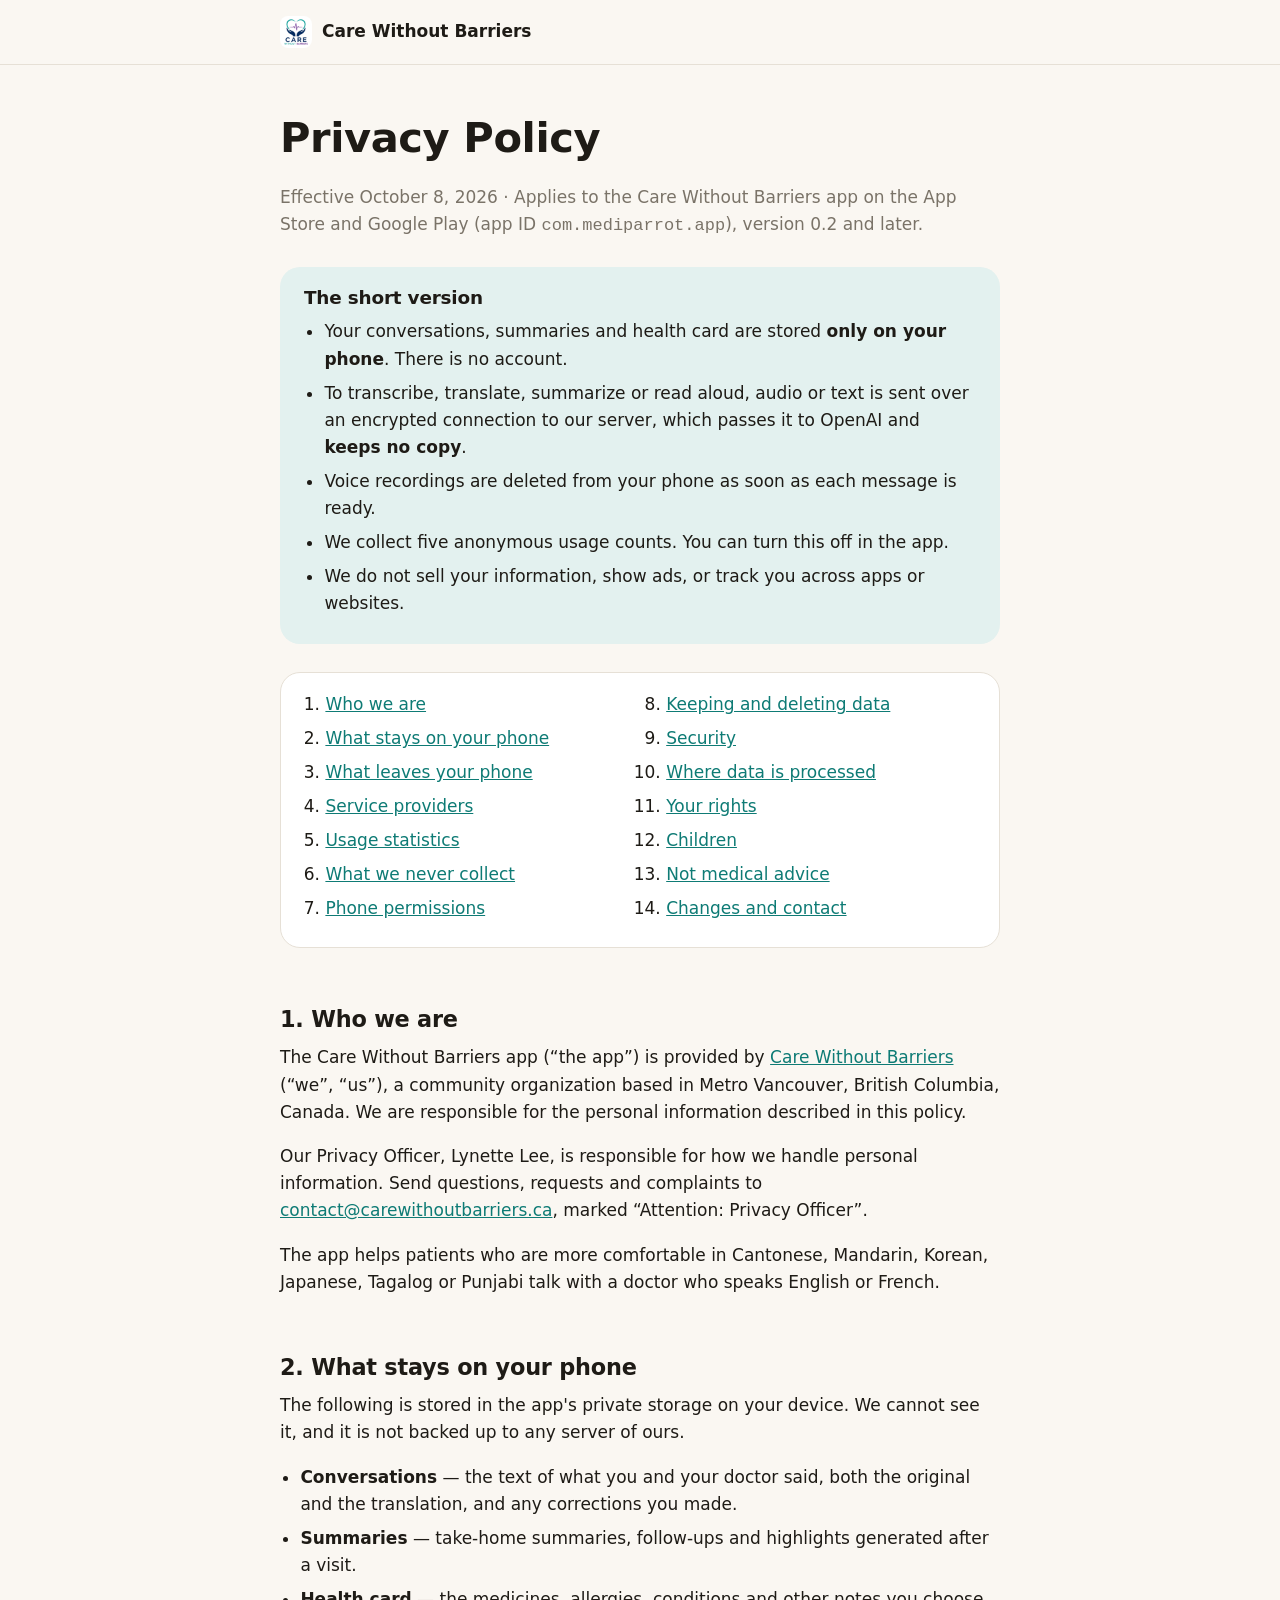
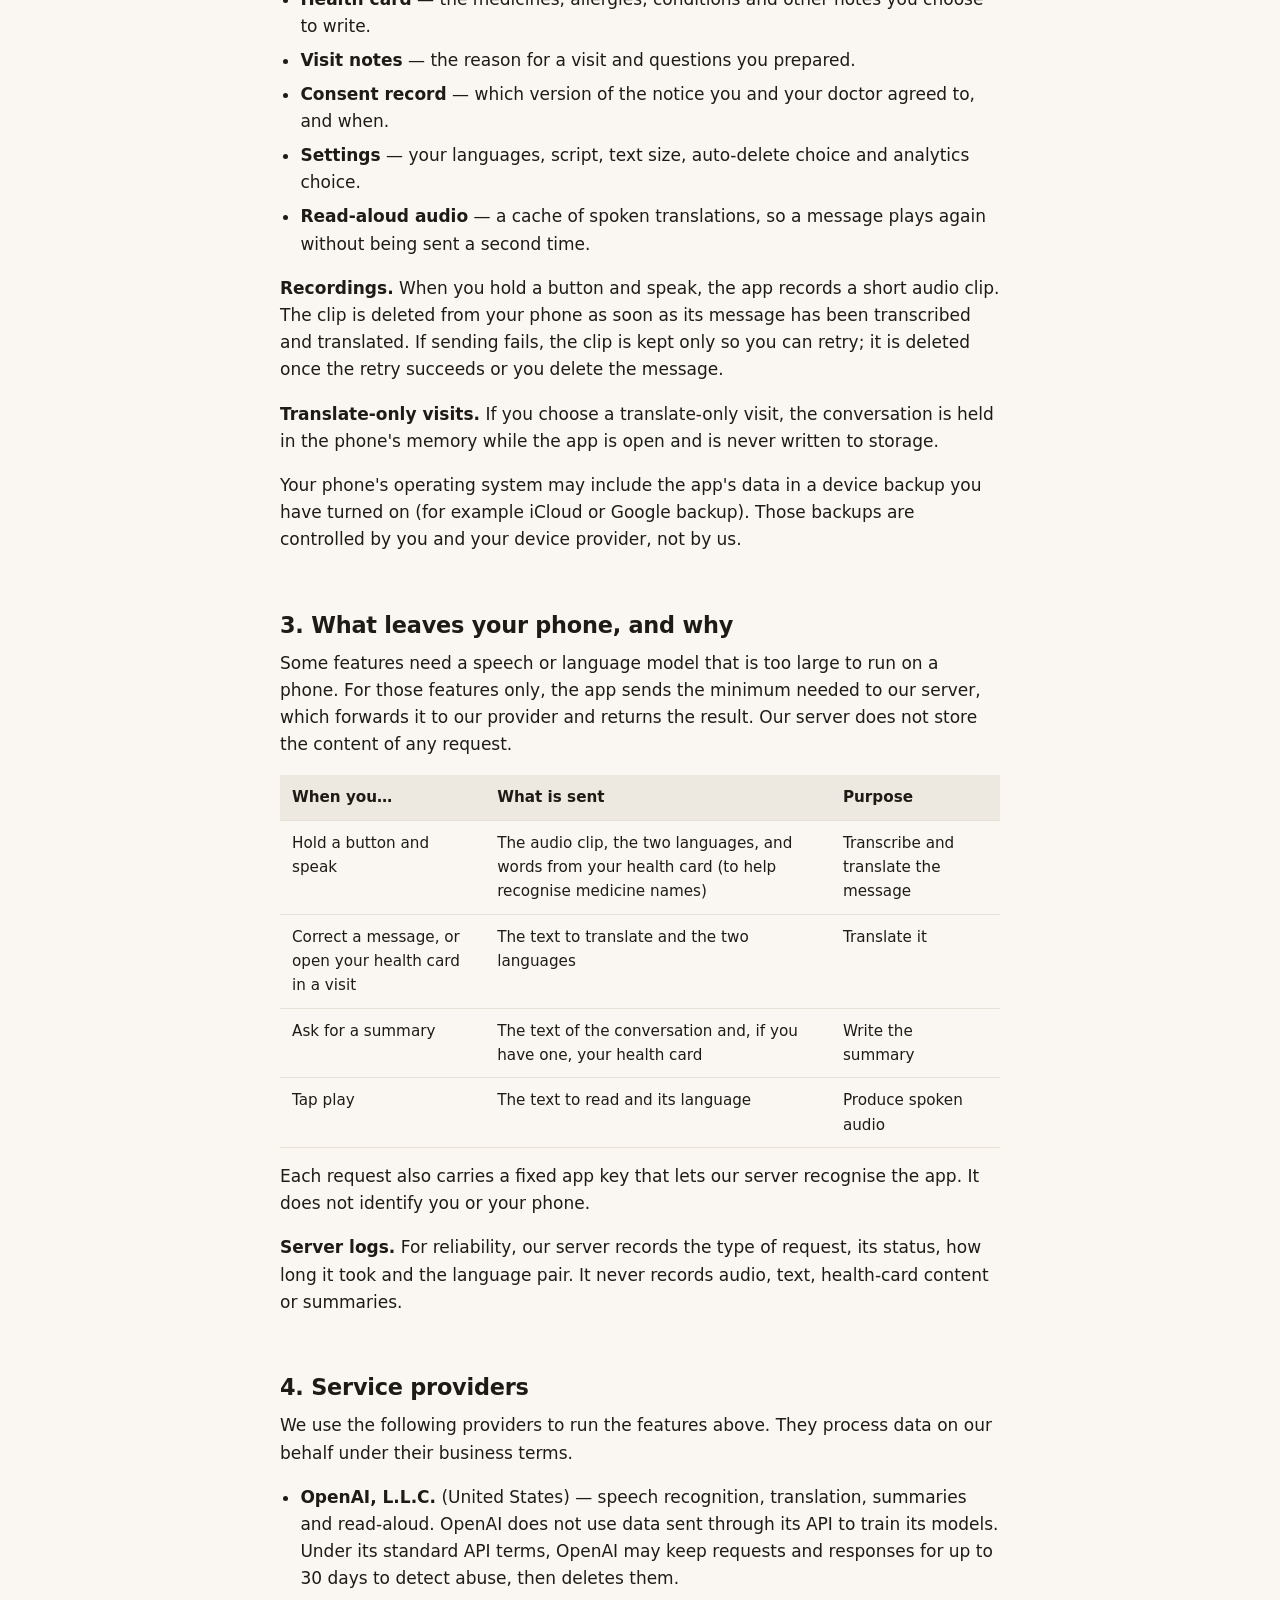
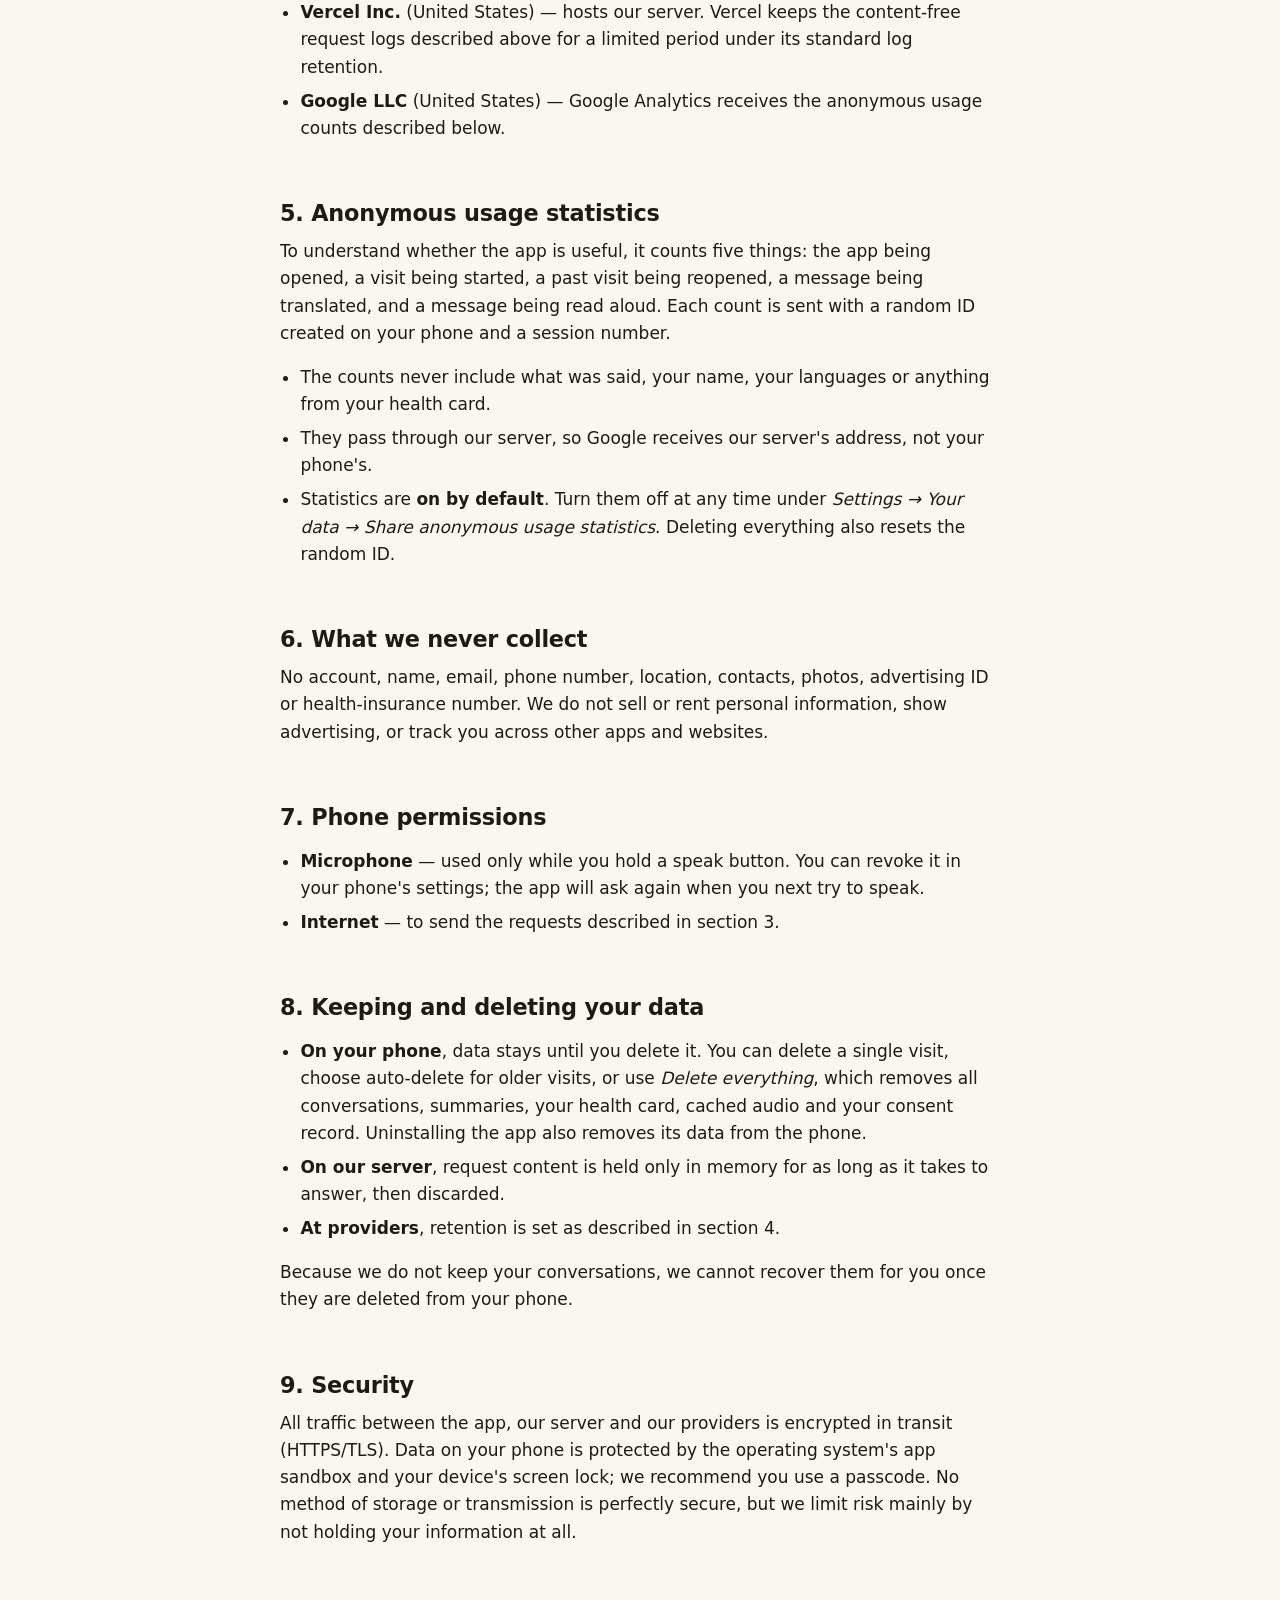
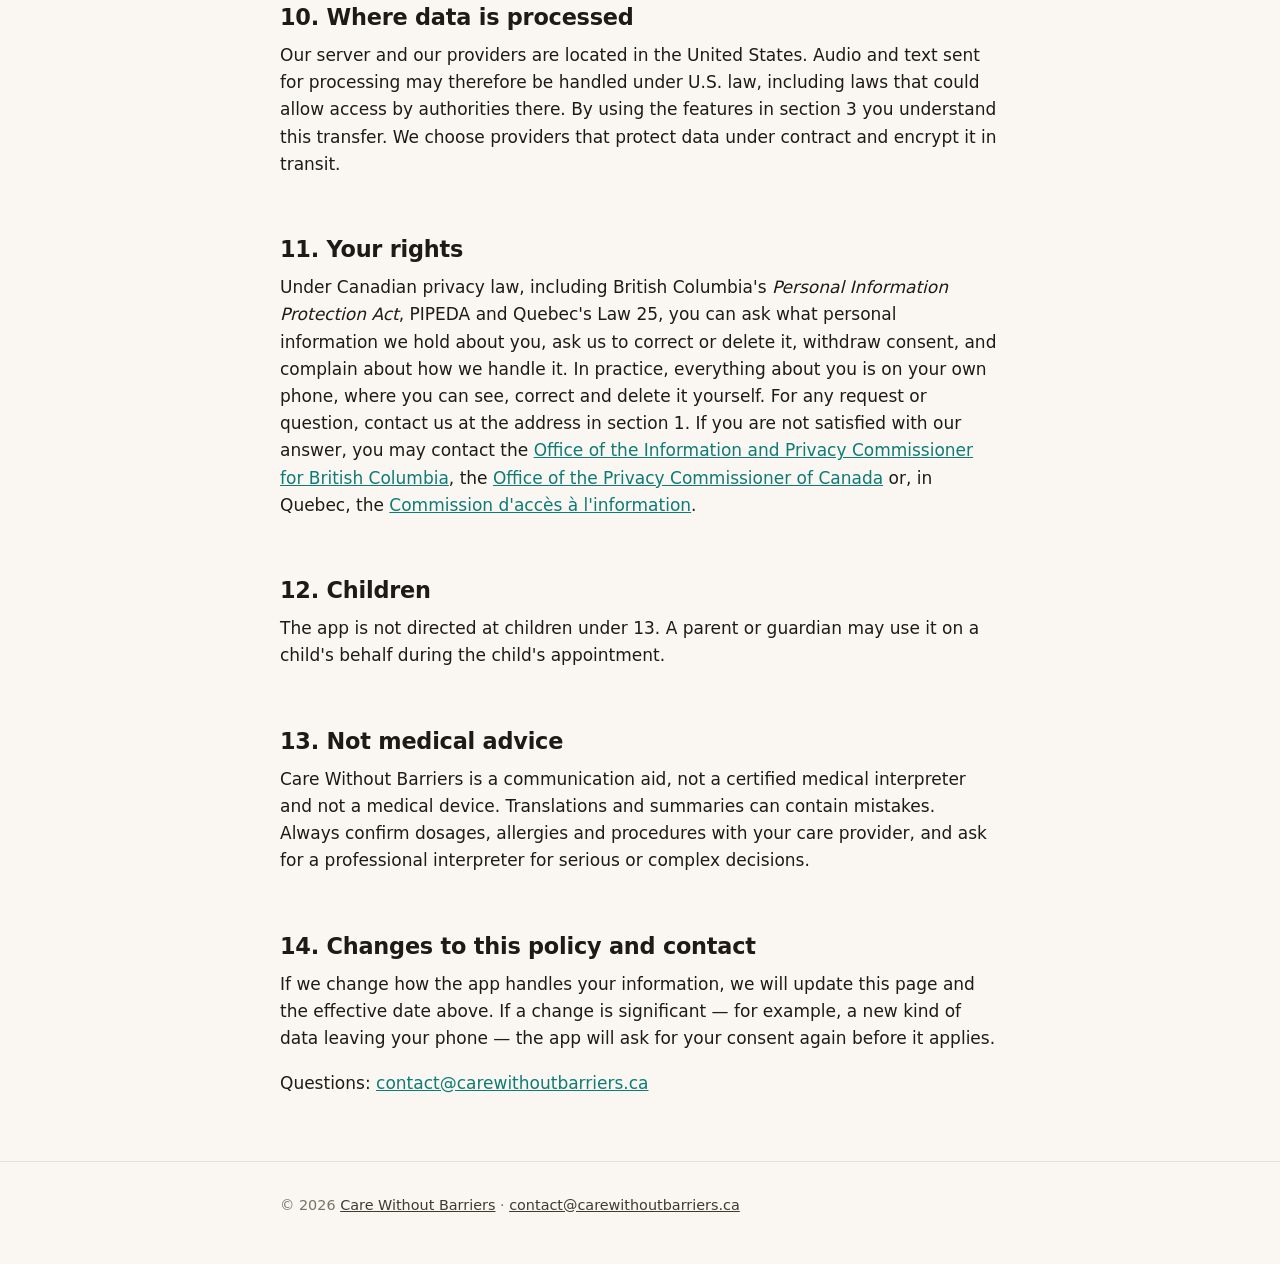
<file: index.html>
<!doctype html>
<html lang="en-CA">
<head>
  <meta charset="utf-8">
  <meta name="viewport" content="width=device-width, initial-scale=1">
  <title>Privacy Policy — Care Without Barriers</title>
  <meta name="description" content="How the Care Without Barriers app handles your conversations, recordings, health card and usage statistics.">
  <meta name="theme-color" content="#0E7B75">
  <link rel="icon" href="assets/icon.png">
  <link rel="stylesheet" href="styles.css">
</head>
<body>
  <a class="skip" href="#main">Skip to content</a>

  <header class="site-header">
    <div class="wrap">
      <a class="brand" href="https://www.carewithoutbarriers.ca/"><img src="assets/icon.png" alt="">Care Without Barriers</a>
    </div>
  </header>

  <main id="main" class="wrap doc">
    <h1>Privacy Policy</h1>
    <p class="meta">Effective October 8, 2026 · Applies to the Care Without Barriers app on the App Store and Google Play (app ID <code>com.mediparrot.app</code>), version 0.2 and later.</p>

    <div class="summary">
      <h2>The short version</h2>
      <ul>
        <li>Your conversations, summaries and health card are stored <strong>only on your phone</strong>. There is no account.</li>
        <li>To transcribe, translate, summarize or read aloud, audio or text is sent over an encrypted connection to our server, which passes it to OpenAI and <strong>keeps no copy</strong>.</li>
        <li>Voice recordings are deleted from your phone as soon as each message is ready.</li>
        <li>We collect five anonymous usage counts. You can turn this off in the app.</li>
        <li>We do not sell your information, show ads, or track you across apps or websites.</li>
      </ul>
    </div>

    <nav class="toc" aria-label="Contents">
      <ol>
        <li><a href="#who">Who we are</a></li>
        <li><a href="#on-device">What stays on your phone</a></li>
        <li><a href="#leaves">What leaves your phone</a></li>
        <li><a href="#providers">Service providers</a></li>
        <li><a href="#analytics">Usage statistics</a></li>
        <li><a href="#not-collected">What we never collect</a></li>
        <li><a href="#permissions">Phone permissions</a></li>
        <li><a href="#retention">Keeping and deleting data</a></li>
        <li><a href="#security">Security</a></li>
        <li><a href="#transfers">Where data is processed</a></li>
        <li><a href="#rights">Your rights</a></li>
        <li><a href="#children">Children</a></li>
        <li><a href="#medical">Not medical advice</a></li>
        <li><a href="#changes">Changes and contact</a></li>
      </ol>
    </nav>

    <h2 id="who">1. Who we are</h2>
    <p>The Care Without Barriers app (“the app”) is provided by <a href="https://www.carewithoutbarriers.ca/">Care Without Barriers</a> (“we”, “us”), a community organization based in Metro Vancouver, British Columbia, Canada. We are responsible for the personal information described in this policy.</p>
    <p>Our Privacy Officer, Lynette Lee, is responsible for how we handle personal information. Send questions, requests and complaints to <a href="mailto:contact@carewithoutbarriers.ca">contact@carewithoutbarriers.ca</a>, marked “Attention: Privacy Officer”.</p>
    <p>The app helps patients who are more comfortable in Cantonese, Mandarin, Korean, Japanese, Tagalog or Punjabi talk with a doctor who speaks English or French.</p>

    <h2 id="on-device">2. What stays on your phone</h2>
    <p>The following is stored in the app's private storage on your device. We cannot see it, and it is not backed up to any server of ours.</p>
    <ul>
      <li><strong>Conversations</strong> — the text of what you and your doctor said, both the original and the translation, and any corrections you made.</li>
      <li><strong>Summaries</strong> — take-home summaries, follow-ups and highlights generated after a visit.</li>
      <li><strong>Health card</strong> — the medicines, allergies, conditions and other notes you choose to write.</li>
      <li><strong>Visit notes</strong> — the reason for a visit and questions you prepared.</li>
      <li><strong>Consent record</strong> — which version of the notice you and your doctor agreed to, and when.</li>
      <li><strong>Settings</strong> — your languages, script, text size, auto-delete choice and analytics choice.</li>
      <li><strong>Read-aloud audio</strong> — a cache of spoken translations, so a message plays again without being sent a second time.</li>
    </ul>
    <p><strong>Recordings.</strong> When you hold a button and speak, the app records a short audio clip. The clip is deleted from your phone as soon as its message has been transcribed and translated. If sending fails, the clip is kept only so you can retry; it is deleted once the retry succeeds or you delete the message.</p>
    <p><strong>Translate-only visits.</strong> If you choose a translate-only visit, the conversation is held in the phone's memory while the app is open and is never written to storage.</p>
    <p>Your phone's operating system may include the app's data in a device backup you have turned on (for example iCloud or Google backup). Those backups are controlled by you and your device provider, not by us.</p>

    <h2 id="leaves">3. What leaves your phone, and why</h2>
    <p>Some features need a speech or language model that is too large to run on a phone. For those features only, the app sends the minimum needed to our server, which forwards it to our provider and returns the result. Our server does not store the content of any request.</p>
    <table>
      <thead><tr><th>When you…</th><th>What is sent</th><th>Purpose</th></tr></thead>
      <tbody>
        <tr><td>Hold a button and speak</td><td>The audio clip, the two languages, and words from your health card (to help recognise medicine names)</td><td>Transcribe and translate the message</td></tr>
        <tr><td>Correct a message, or open your health card in a visit</td><td>The text to translate and the two languages</td><td>Translate it</td></tr>
        <tr><td>Ask for a summary</td><td>The text of the conversation and, if you have one, your health card</td><td>Write the summary</td></tr>
        <tr><td>Tap play</td><td>The text to read and its language</td><td>Produce spoken audio</td></tr>
      </tbody>
    </table>
    <p>Each request also carries a fixed app key that lets our server recognise the app. It does not identify you or your phone.</p>
    <p><strong>Server logs.</strong> For reliability, our server records the type of request, its status, how long it took and the language pair. It never records audio, text, health-card content or summaries.</p>

    <h2 id="providers">4. Service providers</h2>
    <p>We use the following providers to run the features above. They process data on our behalf under their business terms.</p>
    <ul>
      <li><strong>OpenAI, L.L.C.</strong> (United States) — speech recognition, translation, summaries and read-aloud. OpenAI does not use data sent through its API to train its models. Under its standard API terms, OpenAI may keep requests and responses for up to 30 days to detect abuse, then deletes them.</li>
      <li><strong>Vercel Inc.</strong> (United States) — hosts our server. Vercel keeps the content-free request logs described above for a limited period under its standard log retention.</li>
      <li><strong>Google LLC</strong> (United States) — Google Analytics receives the anonymous usage counts described below.</li>
    </ul>

    <h2 id="analytics">5. Anonymous usage statistics</h2>
    <p>To understand whether the app is useful, it counts five things: the app being opened, a visit being started, a past visit being reopened, a message being translated, and a message being read aloud. Each count is sent with a random ID created on your phone and a session number.</p>
    <ul>
      <li>The counts never include what was said, your name, your languages or anything from your health card.</li>
      <li>They pass through our server, so Google receives our server's address, not your phone's.</li>
      <li>Statistics are <strong>on by default</strong>. Turn them off at any time under <em>Settings → Your data → Share anonymous usage statistics</em>. Deleting everything also resets the random ID.</li>
    </ul>

    <h2 id="not-collected">6. What we never collect</h2>
    <p>No account, name, email, phone number, location, contacts, photos, advertising ID or health-insurance number. We do not sell or rent personal information, show advertising, or track you across other apps and websites.</p>

    <h2 id="permissions">7. Phone permissions</h2>
    <ul>
      <li><strong>Microphone</strong> — used only while you hold a speak button. You can revoke it in your phone's settings; the app will ask again when you next try to speak.</li>
      <li><strong>Internet</strong> — to send the requests described in section 3.</li>
    </ul>

    <h2 id="retention">8. Keeping and deleting your data</h2>
    <ul>
      <li><strong>On your phone</strong>, data stays until you delete it. You can delete a single visit, choose auto-delete for older visits, or use <em>Delete everything</em>, which removes all conversations, summaries, your health card, cached audio and your consent record. Uninstalling the app also removes its data from the phone.</li>
      <li><strong>On our server</strong>, request content is held only in memory for as long as it takes to answer, then discarded.</li>
      <li><strong>At providers</strong>, retention is set as described in section 4.</li>
    </ul>
    <p>Because we do not keep your conversations, we cannot recover them for you once they are deleted from your phone.</p>

    <h2 id="security">9. Security</h2>
    <p>All traffic between the app, our server and our providers is encrypted in transit (HTTPS/TLS). Data on your phone is protected by the operating system's app sandbox and your device's screen lock; we recommend you use a passcode. No method of storage or transmission is perfectly secure, but we limit risk mainly by not holding your information at all.</p>

    <h2 id="transfers">10. Where data is processed</h2>
    <p>Our server and our providers are located in the United States. Audio and text sent for processing may therefore be handled under U.S. law, including laws that could allow access by authorities there. By using the features in section 3 you understand this transfer. We choose providers that protect data under contract and encrypt it in transit.</p>

    <h2 id="rights">11. Your rights</h2>
    <p>Under Canadian privacy law, including British Columbia's <em>Personal Information Protection Act</em>, PIPEDA and Quebec's Law 25, you can ask what personal information we hold about you, ask us to correct or delete it, withdraw consent, and complain about how we handle it. In practice, everything about you is on your own phone, where you can see, correct and delete it yourself. For any request or question, contact us at the address in section 1. If you are not satisfied with our answer, you may contact the <a href="https://www.oipc.bc.ca/">Office of the Information and Privacy Commissioner for British Columbia</a>, the <a href="https://www.priv.gc.ca/">Office of the Privacy Commissioner of Canada</a> or, in Quebec, the <a href="https://www.cai.gouv.qc.ca/">Commission d'accès à l'information</a>.</p>

    <h2 id="children">12. Children</h2>
    <p>The app is not directed at children under 13. A parent or guardian may use it on a child's behalf during the child's appointment.</p>

    <h2 id="medical">13. Not medical advice</h2>
    <p>Care Without Barriers is a communication aid, not a certified medical interpreter and not a medical device. Translations and summaries can contain mistakes. Always confirm dosages, allergies and procedures with your care provider, and ask for a professional interpreter for serious or complex decisions.</p>

    <h2 id="changes">14. Changes to this policy and contact</h2>
    <p>If we change how the app handles your information, we will update this page and the effective date above. If a change is significant — for example, a new kind of data leaving your phone — the app will ask for your consent again before it applies.</p>
    <p>Questions: <a href="mailto:contact@carewithoutbarriers.ca">contact@carewithoutbarriers.ca</a></p>
  </main>

  <footer class="site-footer">
    <div class="wrap">
      © 2026 <a href="https://www.carewithoutbarriers.ca/">Care Without Barriers</a> · <a href="mailto:contact@carewithoutbarriers.ca">contact@carewithoutbarriers.ca</a>
    </div>
  </footer>
</body>
</html>
</file>
<file: styles.css>
/* Care Without Barriers — privacy policy. Colours mirror MpColors in the app (ui/theme/Theme.kt). */
:root {
  --bg: #FAF7F2;
  --surface: #FFFFFF;
  --surface-muted: #EEE9E0;
  --border: #E6E0D6;
  --text: #1E1B16;
  --text-2: #3F3A32;
  --text-muted: #7A7368;
  --patient: #0E7B75;
  --patient-dark: #0A5F5A;
  --patient-tint: #E3F1EF;
  --radius: 20px;
  color-scheme: light;
}
@media (prefers-color-scheme: dark) {
  :root:not([data-theme="light"]) {
    --bg: #15130F;
    --surface: #1F1C17;
    --surface-muted: #2A261F;
    --border: #38332A;
    --text: #F3EFE8;
    --text-2: #D6D0C5;
    --text-muted: #A39C90;
    --patient: #4FB8B0;
    --patient-dark: #7ACFC8;
    --patient-tint: #17322F;
    color-scheme: dark;
  }
}

* { box-sizing: border-box; }
html { -webkit-text-size-adjust: 100%; }
body {
  margin: 0;
  background: var(--bg);
  color: var(--text);
  font: 17px/1.6 "Inter", system-ui, -apple-system, "Segoe UI", Roboto, "Noto Sans", sans-serif;
}
a { color: var(--patient); }
a:hover { color: var(--patient-dark); }
h1, h2, h3 { line-height: 1.2; letter-spacing: -0.01em; margin: 0 0 .5em; }
p { margin: 0 0 1em; }

.wrap { max-width: 760px; margin: 0 auto; padding: 0 20px; }
.skip { position: absolute; left: -9999px; }
.skip:focus { left: 16px; top: 16px; background: var(--surface); padding: 8px 12px; z-index: 10; }

.site-header { border-bottom: 1px solid var(--border); }
.site-header .wrap { display: flex; align-items: center; height: 64px; }
.brand { display: flex; align-items: center; gap: 10px; color: var(--text); text-decoration: none; font-weight: 750; white-space: nowrap; }
.brand img { width: 32px; height: 32px; border-radius: 8px; }

.site-footer { border-top: 1px solid var(--border); padding: 32px 0 48px; color: var(--text-muted); font-size: .9rem; margin-top: 64px; }
.site-footer a { color: var(--text-2); }

.doc { padding-top: 48px; }
.doc h1 { font-size: clamp(2rem, 4vw, 2.6rem); font-weight: 800; }
.doc h2 { font-size: 1.4rem; font-weight: 750; margin-top: 2.2em; padding-top: .4em; }
.doc ul { padding-left: 1.2em; }
.doc li { margin-bottom: .4em; }
.doc .meta { color: var(--text-muted); }
.doc .summary { background: var(--patient-tint); border-radius: var(--radius); padding: 20px 24px; margin: 28px 0; }
.doc .summary h2 { margin-top: 0; padding-top: 0; font-size: 1.15rem; }
.doc .summary ul { margin: 0; }
.doc table { width: 100%; border-collapse: collapse; font-size: .95rem; margin: 1em 0; display: block; overflow-x: auto; }
.doc th, .doc td { text-align: left; vertical-align: top; padding: 10px 12px; border-bottom: 1px solid var(--border); }
.doc th { background: var(--surface-muted); font-weight: 700; }
.toc { background: var(--surface); border: 1px solid var(--border); border-radius: var(--radius); padding: 18px 24px; }
.toc ol { margin: 0; padding-left: 1.2em; columns: 2; column-gap: 32px; }
@media (max-width: 560px) { .toc ol { columns: 1; } }
</file>
